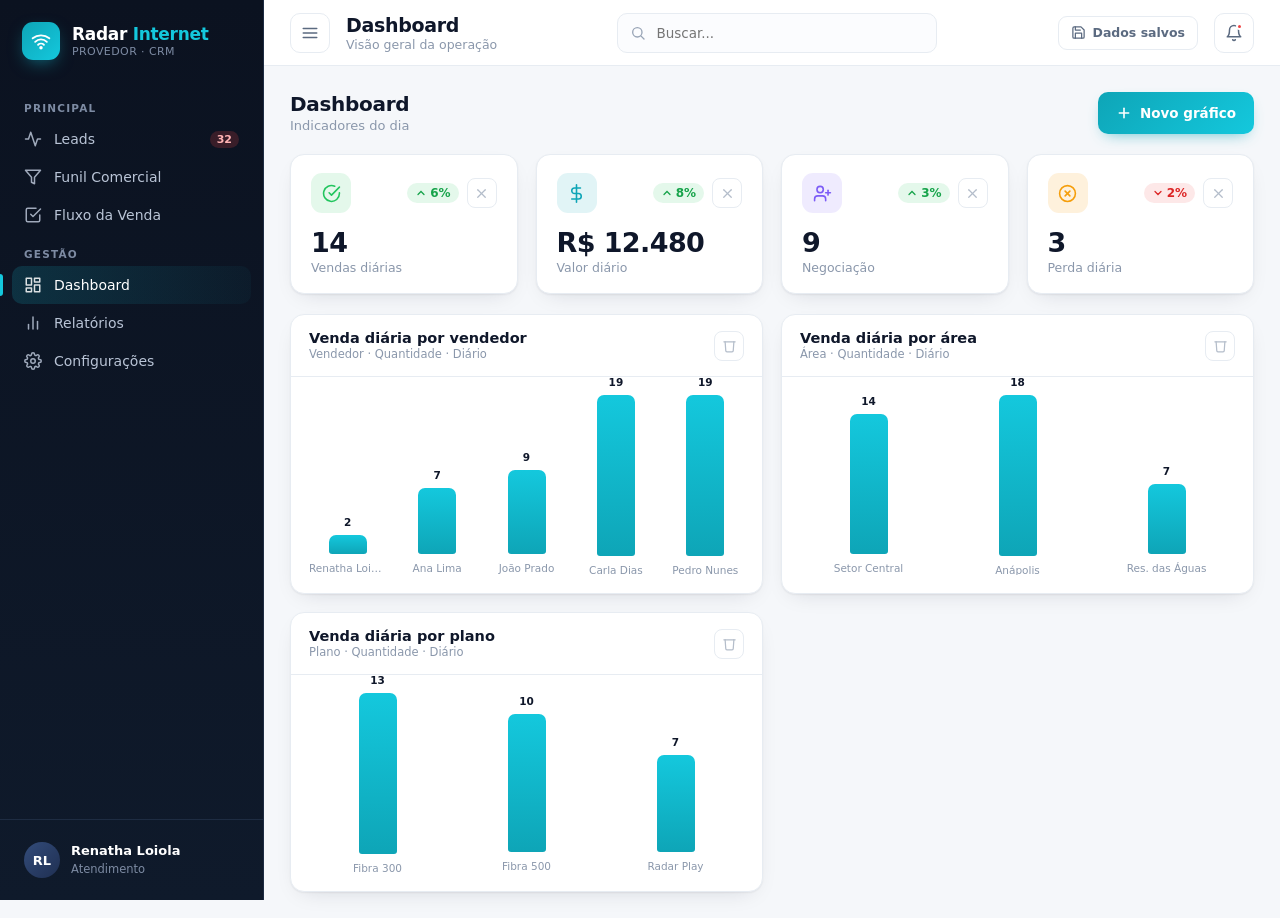
<file: index.html>
<!DOCTYPE html>
<html lang="pt-BR">
<head>
<meta charset="UTF-8">
<meta name="viewport" content="width=device-width, initial-scale=1.0">
<title>Radar Internet CRM</title>
<!-- CSS dividido por responsabilidade — a ORDEM destes <link> reproduz
     exatamente a ordem das regras no <style> único original. Não reordene. -->
<link rel="stylesheet" href="assets/css/01_base.css">
<link rel="stylesheet" href="assets/css/02_layout.css">
<link rel="stylesheet" href="assets/css/03_dashboard.css">
<link rel="stylesheet" href="assets/css/04_leads.css">
<link rel="stylesheet" href="assets/css/05_wizard.css">
<link rel="stylesheet" href="assets/css/06_funil.css">
<link rel="stylesheet" href="assets/css/07_cadastro.css">
<link rel="stylesheet" href="assets/css/08_venda.css">
<link rel="stylesheet" href="assets/css/09_config.css">
<link rel="stylesheet" href="assets/css/10_persistence.css">
<link rel="stylesheet" href="assets/css/11_modelos.css">
</head>
<body>
<div class="app" id="app">
<aside class="sidebar">
<div class="brand">
<div class="mark"><svg viewBox="0 0 24 24" fill="none" stroke="#fff" stroke-width="2.2" stroke-linecap="round" stroke-linejoin="round"><path d="M5 13a10 10 0 0 1 14 0"/><path d="M8.5 16.5a5 5 0 0 1 7 0"/><path d="M2 8.8a16 16 0 0 1 20 0"/><circle cx="12" cy="20" r="1" fill="#fff"/></svg></div>
<div class="txt"><div class="name">Radar <span>Internet</span></div><div class="sub">Provedor · CRM</div></div>
</div>
<nav class="nav">
<div class="nav-group">
<div class="label">Principal</div>
<button class="nav-item" data-view="leads" data-title="Leads" data-sub="Captação e qualificação de oportunidades"><svg viewBox="0 0 24 24" fill="none" stroke="currentColor" stroke-width="2" stroke-linecap="round" stroke-linejoin="round"><path d="M22 12h-4l-3 9L9 3l-3 9H2"/></svg><span class="txt">Leads</span><span class="tag hot">32</span></button>
<button class="nav-item" data-view="funil" data-title="Funil Comercial" data-sub="Acompanhe as oportunidades por etapa"><svg viewBox="0 0 24 24" fill="none" stroke="currentColor" stroke-width="2" stroke-linecap="round" stroke-linejoin="round"><polygon points="22 3 2 3 10 12.46 10 19 14 21 14 12.46 22 3"/></svg><span class="txt">Funil Comercial</span></button>
<button class="nav-item" data-view="venda" data-title="Fluxo da Venda" data-sub="Da proposta ao contrato assinado"><svg viewBox="0 0 24 24" fill="none" stroke="currentColor" stroke-width="2" stroke-linecap="round" stroke-linejoin="round"><path d="M9 11l3 3L22 4"/><path d="M21 12v7a2 2 0 0 1-2 2H5a2 2 0 0 1-2-2V5a2 2 0 0 1 2-2h11"/></svg><span class="txt">Fluxo da Venda</span></button>
</div>
<div class="nav-group">
<div class="label">Gestão</div>
<button class="nav-item active" data-view="dashboard" data-title="Dashboard" data-sub="Visão geral da operação"><svg viewBox="0 0 24 24" fill="none" stroke="currentColor" stroke-width="2" stroke-linecap="round" stroke-linejoin="round"><rect x="3" y="3" width="7" height="9"/><rect x="14" y="3" width="7" height="5"/><rect x="14" y="12" width="7" height="9"/><rect x="3" y="16" width="7" height="5"/></svg><span class="txt">Dashboard</span></button>
<button class="nav-item"><svg viewBox="0 0 24 24" fill="none" stroke="currentColor" stroke-width="2" stroke-linecap="round" stroke-linejoin="round"><line x1="18" y1="20" x2="18" y2="10"/><line x1="12" y1="20" x2="12" y2="4"/><line x1="6" y1="20" x2="6" y2="14"/></svg><span class="txt">Relatórios</span></button>
<button class="nav-item" data-view="config" data-title="Configurações" data-sub="Cadastros e parâmetros do sistema"><svg viewBox="0 0 24 24" fill="none" stroke="currentColor" stroke-width="2" stroke-linecap="round" stroke-linejoin="round"><circle cx="12" cy="12" r="3"/><path d="M19.4 15a1.65 1.65 0 0 0 .33 1.82l.06.06a2 2 0 1 1-2.83 2.83l-.06-.06a1.65 1.65 0 0 0-1.82-.33 1.65 1.65 0 0 0-1 1.51V21a2 2 0 0 1-4 0v-.09A1.65 1.65 0 0 0 9 19.4a1.65 1.65 0 0 0-1.82.33l-.06.06a2 2 0 1 1-2.83-2.83l.06-.06a1.65 1.65 0 0 0 .33-1.82 1.65 1.65 0 0 0-1.51-1H3a2 2 0 0 1 0-4h.09A1.65 1.65 0 0 0 4.6 9a1.65 1.65 0 0 0-.33-1.82l-.06-.06a2 2 0 1 1 2.83-2.83l.06.06a1.65 1.65 0 0 0 1.82.33H9a1.65 1.65 0 0 0 1-1.51V3a2 2 0 0 1 4 0v.09a1.65 1.65 0 0 0 1 1.51 1.65 1.65 0 0 0 1.82-.33l.06-.06a2 2 0 1 1 2.83 2.83l-.06.06a1.65 1.65 0 0 0-.33 1.82V9a1.65 1.65 0 0 0 1.51 1H21a2 2 0 0 1 0 4h-.09a1.65 1.65 0 0 0-1.51 1z"/></svg><span class="txt">Configurações</span></button>
</div>
</nav>
<div class="side-foot">
<button class="user-card"><div class="avatar">RL</div><div class="info"><b>Renatha Loiola</b><small>Atendimento</small></div></button>
</div>
</aside>

<div class="scrim" id="scrim"></div>

<div class="main">
<header class="topbar">
<button class="icon-btn" id="toggle"><svg viewBox="0 0 24 24" fill="none" stroke="currentColor" stroke-width="2" stroke-linecap="round"><line x1="3" y1="6" x2="21" y2="6"/><line x1="3" y1="12" x2="21" y2="12"/><line x1="3" y1="18" x2="21" y2="18"/></svg></button>
<div class="page-title"><h1>Dashboard</h1><p>Visão geral da operação</p></div>
<div class="search"><svg viewBox="0 0 24 24" fill="none" stroke="currentColor" stroke-width="2" stroke-linecap="round"><circle cx="11" cy="11" r="7"/><line x1="21" y1="21" x2="16.65" y2="16.65"/></svg><input type="text" placeholder="Buscar..."></div>
<button class="icon-btn"><svg viewBox="0 0 24 24" fill="none" stroke="currentColor" stroke-width="2" stroke-linecap="round" stroke-linejoin="round"><path d="M18 8A6 6 0 0 0 6 8c0 7-3 9-3 9h18s-3-2-3-9"/><path d="M13.73 21a2 2 0 0 1-3.46 0"/></svg><span class="dot"></span></button>
</header>

<main class="content">
<!-- Cada tela vive em modules/*.html e é injetada aqui em tempo de execução
     pelo engine/module-loader.js. Os ids (dashboard, leads, ...) são os
     mesmos usados pela navegação lateral e pelo JavaScript original. -->
<div data-module-slot="dashboard"></div>
<div data-module-slot="leads"></div>
<div data-module-slot="funil"></div>
<div data-module-slot="cadastro"></div>
<div data-module-slot="venda"></div>
<div data-module-slot="config"></div>
</main>
</div>
</div>

<!-- Modais e o Assistente de Venda (wizard), compartilhados entre telas -->
<div data-module-slot="modals"></div>

<script src="config/app.config.js"></script>
<script src="engine/module-loader.js"></script>
</body>
</html>
</file>
<file: assets/css/01_base.css>
/* ==============================================================
 * Reset global e variáveis de design (:root)
 * Extraído do <style> original de index.html (bloco contíguo,
 * ordem preservada — nenhuma regra foi reescrita ou reordenada).
 * ============================================================== */
:root{
--ink:#0b1220;--panel:#0f1a2b;--line:#1e2c42;--muted:#7d8ba3;--text:#e8edf6;
--bg:#f5f7fa;--surface:#ffffff;--surface-line:#e7ecf2;--body:#334155;--body-strong:#0f172a;
--accent:#0ea5b7;--accent-2:#14c8dd;--signal:#22c55e;--warn:#f59e0b;--danger:#ef4444;--violet:#7c5cf6;
--radius:14px;--shadow:0 1px 2px rgba(15,23,42,.06),0 8px 24px -12px rgba(15,23,42,.18);
--sw:264px;--sw-collapsed:78px;
}
*{margin:0;padding:0;box-sizing:border-box}
html,body{height:100%}
body{font-family:"Segoe UI",system-ui,-apple-system,Roboto,Helvetica,Arial,sans-serif;background:var(--bg);color:var(--body);-webkit-font-smoothing:antialiased}
button{font-family:inherit;cursor:pointer;border:none;background:none;color:inherit}
input{font-family:inherit}
</file>
<file: assets/css/02_layout.css>
/* ==============================================================
 * Estrutura do shell (sidebar, topo, navegação)
 * Extraído do <style> original de index.html (bloco contíguo,
 * ordem preservada — nenhuma regra foi reescrita ou reordenada).
 * ============================================================== */
.app{display:grid;grid-template-columns:var(--sw) 1fr;min-height:100vh;transition:grid-template-columns .22s ease}
.app.collapsed{grid-template-columns:var(--sw-collapsed) 1fr}

.sidebar{background:linear-gradient(180deg,var(--ink),var(--panel));color:var(--text);display:flex;flex-direction:column;position:sticky;top:0;height:100vh;border-right:1px solid var(--line);overflow:hidden}
.brand{display:flex;align-items:center;gap:12px;padding:22px 22px 20px}
.brand .mark{width:38px;height:38px;border-radius:11px;background:linear-gradient(135deg,var(--accent),var(--accent-2));display:grid;place-items:center;box-shadow:0 6px 18px -6px rgba(20,200,221,.6);flex-shrink:0}
.brand .mark svg{width:20px;height:20px}
.brand .txt{white-space:nowrap;overflow:hidden}
.brand .name{font-size:17px;font-weight:700;letter-spacing:-.3px;color:#fff}
.brand .name span{color:var(--accent-2)}
.brand .sub{font-size:11px;color:var(--muted);letter-spacing:.4px;text-transform:uppercase;margin-top:1px}

.nav{padding:8px 12px;overflow-y:auto;overflow-x:hidden;flex:1}
.nav-group{margin:14px 0 6px}
.nav-group .label{font-size:10.5px;letter-spacing:1.2px;text-transform:uppercase;color:var(--muted);padding:0 12px 6px;font-weight:600;white-space:nowrap}
.nav-item{display:flex;align-items:center;gap:12px;width:100%;text-align:left;padding:10px 12px;border-radius:10px;color:#b9c4d6;font-size:14px;font-weight:500;transition:background .15s,color .15s;position:relative;white-space:nowrap}
.nav-item svg{width:18px;height:18px;flex-shrink:0;opacity:.85}
.nav-item .txt{overflow:hidden}
.nav-item:hover{background:rgba(255,255,255,.05);color:#fff}
.nav-item.active{background:linear-gradient(90deg,rgba(20,200,221,.16),rgba(20,200,221,.04));color:#fff}
.nav-item.active::before{content:"";position:absolute;left:-12px;top:8px;bottom:8px;width:3px;background:var(--accent-2);border-radius:0 3px 3px 0}
.nav-item .tag{margin-left:auto;font-size:11px;background:rgba(255,255,255,.08);padding:2px 7px;border-radius:20px;color:#cdd6e6;font-weight:600}
.nav-item .tag.hot{background:rgba(239,68,68,.2);color:#ffb4b4}

.side-foot{padding:14px 16px;border-top:1px solid var(--line)}
.user-card{display:flex;align-items:center;gap:11px;padding:8px;border-radius:11px;width:100%;text-align:left}
.user-card:hover{background:rgba(255,255,255,.05)}
.avatar{width:36px;height:36px;border-radius:50%;background:linear-gradient(135deg,#334c7a,#1f2f52);display:grid;place-items:center;font-size:13px;font-weight:700;color:#fff;flex-shrink:0}
.user-card .info{line-height:1.3;overflow:hidden;white-space:nowrap}
.user-card .info b{display:block;font-size:13px;color:#fff;font-weight:600}
.user-card .info small{font-size:11.5px;color:var(--muted)}

.app.collapsed .brand{justify-content:center;padding:22px 0 20px}
.app.collapsed .brand .txt,
.app.collapsed .nav-group .label,
.app.collapsed .nav-item .txt,
.app.collapsed .nav-item .tag,
.app.collapsed .user-card .info{display:none}
.app.collapsed .nav-item{justify-content:center;gap:0}
.app.collapsed .nav-item.active::before{left:-12px}
.app.collapsed .user-card{justify-content:center}

.main{display:flex;flex-direction:column;min-width:0}
.topbar{height:66px;background:var(--surface);border-bottom:1px solid var(--surface-line);display:flex;align-items:center;gap:16px;padding:0 26px;position:sticky;top:0;z-index:10}
.icon-btn{width:40px;height:40px;border-radius:10px;display:grid;place-items:center;color:#5b6a80;border:1px solid var(--surface-line);background:var(--surface);transition:.15s;position:relative}
.icon-btn:hover{background:#f2f5f9;color:var(--body-strong)}
.icon-btn svg{width:18px;height:18px}
.icon-btn .dot{position:absolute;top:9px;right:10px;width:7px;height:7px;border-radius:50%;background:var(--danger);border:2px solid #fff}
.page-title h1{font-size:19px;color:var(--body-strong);font-weight:700;letter-spacing:-.3px}
.page-title p{font-size:12.5px;color:#8a97ab;margin-top:1px}
.search{margin-left:auto;position:relative;width:320px;max-width:32vw}
.search svg{position:absolute;left:13px;top:50%;transform:translateY(-50%);width:16px;height:16px;color:#98a4b6}
.search input{width:100%;height:40px;border:1px solid var(--surface-line);border-radius:10px;padding:0 14px 0 38px;font-size:13.5px;color:var(--body);background:#fbfcfe;outline:none;transition:border .15s,box-shadow .15s}
.search input:focus{border-color:var(--accent);box-shadow:0 0 0 3px rgba(14,165,183,.12)}
</file>
<file: assets/css/03_dashboard.css>
/* ==============================================================
 * Tela Dashboard (KPIs, widgets, gráficos)
 * Extraído do <style> original de index.html (bloco contíguo,
 * ordem preservada — nenhuma regra foi reescrita ou reordenada).
 * ============================================================== */
.content{padding:26px;overflow-y:auto}
.kpis{display:grid;grid-template-columns:repeat(4,1fr);gap:18px}
.dash-charts{display:grid;grid-template-columns:repeat(2,1fr);gap:18px;margin-top:20px}
.dwidget{background:var(--surface);border:1px solid var(--surface-line);border-radius:var(--radius);box-shadow:var(--shadow);position:relative}
.dwidget .dw-head{display:flex;align-items:center;justify-content:space-between;padding:15px 18px;border-bottom:1px solid var(--surface-line)}
.dwidget .dw-head h3{font-size:14.5px;color:var(--body-strong);font-weight:700}
.dwidget .dw-head small{font-size:11.5px;color:#8a97ab;display:block;margin-top:1px}
.dw-del{width:30px;height:30px;border-radius:8px;display:grid;place-items:center;color:#b4bdca;border:1px solid var(--surface-line);background:var(--surface);flex-shrink:0}
.dw-del:hover{background:rgba(239,68,68,.1);color:#dc2626}
.dw-del svg{width:15px;height:15px}
.dw-body{padding:18px}
.d-bars{display:flex;align-items:flex-end;gap:12px;height:180px}
.d-col{flex:1;display:flex;flex-direction:column;align-items:center;gap:8px;height:100%;justify-content:flex-end;min-width:0}
.d-bar{width:72%;max-width:38px;border-radius:7px 7px 3px 3px;background:linear-gradient(180deg,var(--accent-2),var(--accent));position:relative;transition:height .5s cubic-bezier(.2,.8,.2,1)}
.d-bar span{position:absolute;top:-19px;left:50%;transform:translateX(-50%);font-size:10.5px;font-weight:700;color:var(--body-strong);white-space:nowrap}
.d-col small{font-size:10.5px;color:#8a97ab;font-weight:500;text-align:center;line-height:1.2;max-width:100%;overflow:hidden;text-overflow:ellipsis;white-space:nowrap;width:100%}
.d-pie-wrap{display:flex;align-items:center;gap:20px;flex-wrap:wrap;justify-content:center}
.d-pie{width:150px;height:150px;border-radius:50%;position:relative;flex-shrink:0}
.d-pie::after{content:"";position:absolute;inset:28px;background:var(--surface);border-radius:50%}
.d-legend{display:flex;flex-direction:column;gap:9px;flex:1;min-width:140px}
.d-legend .lg{display:flex;align-items:center;gap:8px;font-size:12.5px;color:var(--body)}
.d-legend .lg i{width:9px;height:9px;border-radius:3px;flex-shrink:0}
.d-legend .lg b{margin-left:auto;color:var(--body-strong);font-variant-numeric:tabular-nums}
.d-line-svg{width:100%;height:180px;overflow:visible}
[data-dbfield]{transition:none}
@media(max-width:900px){.dash-charts{grid-template-columns:1fr}}
.kpi{background:var(--surface);border:1px solid var(--surface-line);border-radius:var(--radius);padding:18px 20px;box-shadow:var(--shadow)}
.kpi .head{display:flex;align-items:center;justify-content:space-between}
.kpi .ico{width:40px;height:40px;border-radius:11px;display:grid;place-items:center}
.kpi .ico svg{width:19px;height:19px}
.i-blue{background:rgba(14,165,183,.12);color:var(--accent)}
.i-green{background:rgba(34,197,94,.12);color:var(--signal)}
.i-amber{background:rgba(245,158,11,.14);color:var(--warn)}
.i-violet{background:rgba(124,92,246,.12);color:var(--violet)}
.kpi .val{font-size:27px;font-weight:700;color:var(--body-strong);letter-spacing:-.6px;margin-top:14px;font-variant-numeric:tabular-nums}
.kpi .lbl{font-size:12.5px;color:#8a97ab;margin-top:2px}
.trend{font-size:12px;font-weight:600;display:inline-flex;align-items:center;gap:3px;padding:3px 8px;border-radius:20px}
.trend.up{background:rgba(34,197,94,.12);color:#16a34a}
.trend.down{background:rgba(239,68,68,.12);color:#dc2626}
.trend svg{width:12px;height:12px}

.workspace{margin-top:22px;background:var(--surface);border:1px solid var(--surface-line);border-radius:var(--radius);box-shadow:var(--shadow);min-height:46vh;display:grid;place-content:center;justify-items:center;text-align:center;gap:14px;padding:40px}.workspace .glyph{width:78px;height:78px;border-radius:20px;display:grid;place-items:center;background:#f4f8fb;border:1px solid var(--surface-line);color:var(--accent)}
.workspace .glyph svg{width:34px;height:34px}
.workspace h2{font-size:18px;color:var(--body-strong);font-weight:700}
.workspace p{font-size:13.5px;color:#8a97ab;max-width:360px;line-height:1.6}

@media(max-width:1080px){.kpis{grid-template-columns:repeat(2,1fr)}}
@media(max-width:820px){
.app,.app.collapsed{grid-template-columns:1fr}
.sidebar{position:fixed;left:0;top:0;z-index:50;width:var(--sw);transform:translateX(-100%);transition:transform .25s}
.app.mobile-open .sidebar{transform:none}
.app.collapsed .brand .txt,.app.collapsed .nav-item .txt,.app.collapsed .nav-group .label,.app.collapsed .nav-item .tag,.app.collapsed .user-card .info{display:block}
.app.collapsed .nav-item{justify-content:flex-start;gap:12px}
.app.collapsed .brand{justify-content:flex-start;padding:22px 22px 20px}
.search{display:none}
}
@media(max-width:520px){.kpis{grid-template-columns:1fr}}
.scrim{display:none;position:fixed;inset:0;background:rgba(11,18,32,.5);z-index:40}
.app.mobile-open .scrim{display:block}

.view{display:none}
.view.active{display:block;animation:fade .25s ease}
@keyframes fade{from{opacity:0;transform:translateY(6px)}to{opacity:1;transform:none}}

.page-head{display:flex;align-items:flex-start;gap:16px;flex-wrap:wrap;margin-bottom:20px}
.page-head .hl h2{font-size:20px;color:var(--body-strong);font-weight:700;letter-spacing:-.3px}
.page-head .hl p{font-size:13px;color:#8a97ab;margin-top:2px}
.page-head .actions{margin-left:auto;display:flex;gap:10px}
.btn-primary{height:42px;padding:0 18px;border-radius:10px;background:linear-gradient(135deg,var(--accent),var(--accent-2));color:#fff;font-weight:600;font-size:13.5px;display:inline-flex;align-items:center;gap:8px;box-shadow:0 6px 16px -8px rgba(14,165,183,.8);transition:.15s}
.btn-primary:hover{filter:brightness(1.05)}
.btn-primary svg{width:16px;height:16px}
.btn-ghost{height:42px;padding:0 15px;border-radius:10px;border:1px solid var(--surface-line);background:var(--surface);color:var(--body);font-weight:600;font-size:13.5px;display:inline-flex;align-items:center;gap:8px;transition:.15s}
.btn-ghost:hover{background:#f2f5f9;color:var(--body-strong)}
.btn-ghost svg{width:16px;height:16px}
</file>
<file: assets/css/04_leads.css>
/* ==============================================================
 * Tela Leads (filtros, tabela, paginação, badges)
 * Extraído do <style> original de index.html (bloco contíguo,
 * ordem preservada — nenhuma regra foi reescrita ou reordenada).
 * ============================================================== */

.lead-kpis{display:grid;grid-template-columns:repeat(4,1fr);gap:16px;margin-bottom:18px}
.mini{background:var(--surface);border:1px solid var(--surface-line);border-radius:12px;padding:15px 17px;box-shadow:var(--shadow)}
.mini .cap{font-size:12px;color:#8a97ab;display:flex;align-items:center;gap:7px}
.mini .cap i{width:8px;height:8px;border-radius:3px;display:inline-block}
.mini .num{font-size:23px;font-weight:700;color:var(--body-strong);letter-spacing:-.5px;margin-top:8px;font-variant-numeric:tabular-nums}

.toolbar{background:var(--surface);border:1px solid var(--surface-line);border-radius:var(--radius);box-shadow:var(--shadow);padding:16px 18px;margin-bottom:18px}
.toolbar .search-row{display:flex;gap:12px;flex-wrap:wrap;align-items:center}
.field-search{position:relative;flex:1;min-width:220px}
.field-search svg{position:absolute;left:13px;top:50%;transform:translateY(-50%);width:16px;height:16px;color:#98a4b6}
.field-search input{width:100%;height:42px;border:1px solid var(--surface-line);border-radius:10px;padding:0 14px 0 38px;font-size:13.5px;color:var(--body);background:#fbfcfe;outline:none;transition:.15s}
.field-search input:focus{border-color:var(--accent);box-shadow:0 0 0 3px rgba(14,165,183,.12)}
.filters{display:grid;grid-template-columns:repeat(4,1fr);gap:12px;margin-top:14px}
.filter label{display:block;font-size:11px;letter-spacing:.4px;text-transform:uppercase;color:#98a4b6;font-weight:600;margin-bottom:6px}
.select{position:relative}
.select svg{position:absolute;right:12px;top:50%;transform:translateY(-50%);width:15px;height:15px;color:#98a4b6;pointer-events:none}
.select select{width:100%;height:42px;border:1px solid var(--surface-line);border-radius:10px;padding:0 34px 0 13px;font-size:13.5px;color:var(--body);background:#fbfcfe;outline:none;appearance:none;cursor:pointer;transition:.15s}
.select select:focus{border-color:var(--accent);box-shadow:0 0 0 3px rgba(14,165,183,.12)}

.card{background:var(--surface);border:1px solid var(--surface-line);border-radius:var(--radius);box-shadow:var(--shadow)}
.card-head{display:flex;align-items:center;justify-content:space-between;padding:16px 20px;border-bottom:1px solid var(--surface-line)}
.card-head h3{font-size:15px;color:var(--body-strong);font-weight:700}
.card-head .count{font-size:12.5px;color:#8a97ab}
.card-head .count b{color:var(--body-strong)}
.table-wrap{overflow-x:auto}
table{width:100%;border-collapse:collapse;min-width:840px}
thead th{text-align:left;font-size:11px;letter-spacing:.6px;text-transform:uppercase;color:#98a4b6;font-weight:600;padding:12px 20px;border-bottom:1px solid var(--surface-line);white-space:nowrap}
tbody td{padding:13px 20px;border-bottom:1px solid #f1f4f8;font-size:13.5px;color:var(--body);white-space:nowrap}
tbody tr:last-child td{border-bottom:none}
tbody tr:hover{background:#fafbfd}
.lead-cli{display:flex;align-items:center;gap:11px}
.lead-cli .av{width:34px;height:34px;border-radius:9px;display:grid;place-items:center;font-size:12px;font-weight:700;color:#fff;flex-shrink:0}
.lead-cli b{color:var(--body-strong);font-size:13.5px;font-weight:600;display:block}
.lead-cli small{font-size:12px;color:#8a97ab}
.src{display:inline-flex;align-items:center;gap:8px}
.src .ic{width:26px;height:26px;border-radius:7px;display:grid;place-items:center;flex-shrink:0}
.src .ic svg{width:14px;height:14px}
.pf-meta{background:rgba(124,92,246,.12);color:var(--violet)}
.pf-google{background:rgba(14,165,183,.12);color:var(--accent)}
.pf-ig{background:rgba(236,72,153,.12);color:#ec4899}
.pf-site{background:rgba(34,197,94,.12);color:var(--signal)}
.pf-tel{background:rgba(245,158,11,.14);color:var(--warn)}
.chip-soft{font-size:12.5px;color:var(--body);background:#f1f4f8;padding:4px 10px;border-radius:20px;font-weight:500}
.badge{font-size:11.5px;font-weight:600;padding:4px 11px;border-radius:20px;display:inline-flex;align-items:center;gap:6px}
.badge::before{content:"";width:6px;height:6px;border-radius:50%}
.b-new{background:rgba(14,165,183,.12);color:#0e8fa0}.b-new::before{background:var(--accent)}
.b-contact{background:rgba(124,92,246,.12);color:#6d4de0}.b-contact::before{background:var(--violet)}
.b-neg{background:rgba(245,158,11,.14);color:#b45309}.b-neg::before{background:var(--warn)}
.b-won{background:rgba(34,197,94,.12);color:#16a34a}.b-won::before{background:var(--signal)}
.b-lost{background:rgba(239,68,68,.1);color:#dc2626}.b-lost::before{background:var(--danger)}
.row-act{color:#98a4b6;padding:6px;border-radius:8px}
.row-act:hover{background:#f1f4f8;color:var(--body-strong)}
.row-act svg{width:18px;height:18px}
.list-tools{display:flex;align-items:center;gap:18px}
.perpage{display:flex;align-items:center;gap:9px}
.perpage label{font-size:12.5px;color:#8a97ab;font-weight:600;white-space:nowrap}
.select.sm{position:relative}
.select.sm select{height:36px;border:1px solid var(--surface-line);border-radius:9px;padding:0 30px 0 12px;font-size:13px;color:var(--body);background:#fbfcfe;outline:none;appearance:none;cursor:pointer;font-weight:600}
.select.sm select:focus{border-color:var(--accent);box-shadow:0 0 0 3px rgba(14,165,183,.12)}
.select.sm svg{position:absolute;right:10px;top:50%;transform:translateY(-50%);width:14px;height:14px;color:#98a4b6;pointer-events:none}
.pager{display:flex;align-items:center;justify-content:space-between;gap:14px;padding:14px 20px;border-top:1px solid var(--surface-line);flex-wrap:wrap}
.pager-info{font-size:12.5px;color:#8a97ab}
.pager-info b{color:var(--body-strong)}
.pager-ctrl{display:flex;align-items:center;gap:6px}
.pg-nums{display:flex;align-items:center;gap:4px}
.pg-btn{min-width:34px;height:34px;padding:0 6px;border-radius:8px;border:1px solid var(--surface-line);background:var(--surface);color:var(--body);font-size:13px;font-weight:600;display:grid;place-items:center;transition:.15s}
.pg-btn:hover:not(:disabled){background:#f2f5f9;color:var(--body-strong)}
.pg-btn svg{width:16px;height:16px}
.pg-btn.on{background:linear-gradient(135deg,var(--accent),var(--accent-2));color:#fff;border-color:transparent}
.pg-btn:disabled{opacity:.4;cursor:default}
.pg-dots{padding:0 4px;color:#98a4b6;font-weight:700}

.btn-sm{height:36px;padding:0 14px;border-radius:9px;font-size:13px;font-weight:600;display:inline-flex;align-items:center;gap:7px;transition:.15s}
.btn-go{background:linear-gradient(135deg,var(--accent),var(--accent-2));color:#fff;box-shadow:0 5px 14px -6px rgba(14,165,183,.8)}
.btn-go:hover{filter:brightness(1.05)}
.btn-go svg{width:15px;height:15px}
.btn-loss{color:#dc2626;border-color:rgba(239,68,68,.3)}
.btn-loss:hover{background:rgba(239,68,68,.08);color:#dc2626}
.kcard .btn-go{height:26px;padding:0 9px;font-size:11.5px;gap:4px}
.kcard .btn-go svg{width:12px;height:12px}
.kcard .btn-go{height:26px;padding:0 9px;font-size:11px;gap:5px;border-radius:7px}
.kcard .btn-go svg{width:12px;height:12px}

/* Modal Detalhes do Lead — proporção 800x600 (escopo restrito a este modal) */
.cfgmodal.lead-detail-modal{width:800px;height:600px}
.cfgmodal.lead-detail-modal .cfg-form{flex:1;min-height:0}
</file>
<file: assets/css/05_wizard.css>
/* ==============================================================
 * Modal do Assistente de Venda (wizard multi-etapas)
 * Extraído do <style> original de index.html (bloco contíguo,
 * ordem preservada — nenhuma regra foi reescrita ou reordenada).
 * ============================================================== */

.modal-overlay{position:fixed;inset:0;background:rgba(11,18,32,.55);z-index:100;display:none;align-items:center;justify-content:center;padding:24px 18px;overflow-y:auto}
.modal-overlay.open{display:flex}
.modal{background:var(--surface);border-radius:18px;box-shadow:0 30px 70px -22px rgba(15,23,42,.55);width:1000px;max-width:calc(100vw - 36px);height:600px;max-height:calc(100vh - 48px);display:flex;flex-direction:column;overflow:hidden;animation:pop .25s ease}
@keyframes pop{from{opacity:0;transform:translateY(14px) scale(.98)}to{opacity:1;transform:none}}
.modal-top{display:flex;align-items:center;gap:12px;padding:17px 22px;border-bottom:1px solid var(--surface-line)}
.modal-close{margin-left:auto;width:36px;height:36px;border-radius:9px;display:grid;place-items:center;color:#8a97ab;border:1px solid var(--surface-line);transition:.15s}
.modal-close:hover{background:#f2f5f9;color:var(--body-strong)}
.modal-close svg{width:17px;height:17px}
.wz-steps{display:flex;align-items:center;padding:16px 22px;border-bottom:1px solid var(--surface-line);overflow-x:auto}
.wz-main{display:flex;flex:1;overflow:hidden}
.wz-body{padding:22px;flex:1;overflow-y:auto}
.wz-sidebar{width:230px;flex-shrink:0;border-left:1px solid var(--surface-line);background:#fafbfd;padding:18px;overflow-y:auto}
.wz-sidebar h4{font-size:11.5px;text-transform:uppercase;letter-spacing:.5px;color:#98a4b6;font-weight:700;margin-bottom:14px}
.wz-sum-item{margin-bottom:14px}
.wz-sum-item .lbl{font-size:11px;color:#8a97ab;margin-bottom:2px;display:block}
.wz-sum-item .val{font-size:13px;font-weight:600;color:var(--body-strong);display:block;line-height:1.4}
.wz-sum-item .val.muted{color:#b7c0cd;font-weight:500}
.cov-badge{display:inline-flex;align-items:center;gap:6px;font-size:12px;font-weight:600;padding:4px 10px;border-radius:20px}
.cov-badge .dot{width:7px;height:7px;border-radius:50%;background:currentColor;flex-shrink:0}
.cov-badge.ok{color:#16a34a;background:rgba(34,197,94,.12)}
.cov-badge.amp{color:#b45309;background:rgba(245,158,11,.14)}
.cov-badge.sem{color:#dc2626;background:rgba(239,68,68,.12)}
@media(max-width:820px){.wz-sidebar{display:none}}
.wz-foot{display:flex;align-items:center;flex-wrap:wrap;gap:8px;padding:13px 20px;border-top:1px solid var(--surface-line);background:#fafbfd}
.wz-foot #wzNext{margin-left:auto}
.wz-foot .btn-ghost,.wz-foot .btn-primary{height:38px;font-size:12.5px;padding:0 13px;gap:6px}
.wstep{display:none;animation:fade .32s ease-out}
.wstep.on{display:block}
/* Etapas geradas dinamicamente a partir do Motor do Funil — mesmo
 * comportamento de exibição das etapas anteriores. */
.wzstep{display:none;animation:fade .32s ease-out}
.wzstep.on{display:block}
.wz-title{font-size:16px;font-weight:700;color:var(--body-strong);margin-bottom:4px}
.wz-sub{font-size:13px;color:#8a97ab;margin-bottom:18px}

.viab-tools{display:flex;gap:12px;flex-wrap:wrap;align-items:flex-end;margin-bottom:16px}
.viab-tools .fg{flex:1;min-width:180px}
.map-box{height:190px;border-radius:12px;border:1px solid var(--surface-line);position:relative;overflow:hidden;background:linear-gradient(135deg,#eef4f6,#e4edf2);margin-bottom:16px}
.map-box .grid-lines{position:absolute;inset:0;background-image:linear-gradient(rgba(14,165,183,.12) 1px,transparent 1px),linear-gradient(90deg,rgba(14,165,183,.12) 1px,transparent 1px);background-size:32px 32px}
.map-box .road{position:absolute;background:#fff;box-shadow:0 0 0 1px #dbe4ea}
.map-box .pin{position:absolute;top:50%;left:50%;transform:translate(-50%,-100%);color:var(--accent);filter:drop-shadow(0 3px 4px rgba(0,0,0,.25))}
.map-box .pin svg{width:34px;height:34px}
.map-box .maptag{position:absolute;left:12px;bottom:12px;background:rgba(255,255,255,.9);border:1px solid var(--surface-line);border-radius:8px;padding:5px 10px;font-size:11.5px;font-weight:600;color:var(--body);display:flex;align-items:center;gap:6px}
.map-box .maptag svg{width:13px;height:13px;color:var(--accent)}
.result-box{border-radius:12px;padding:16px 18px;display:flex;align-items:center;gap:13px;margin-top:4px}
.result-box .ri{width:42px;height:42px;border-radius:11px;display:grid;place-items:center;flex-shrink:0}
.result-box .ri svg{width:22px;height:22px}
.result-box b{font-size:14.5px;display:block}
.result-box small{font-size:12.5px;color:#8a97ab}
.res-ok{background:rgba(34,197,94,.09)}.res-ok .ri{background:rgba(34,197,94,.15);color:#16a34a}.res-ok b{color:#16a34a}
.res-warn{background:rgba(245,158,11,.1)}.res-warn .ri{background:rgba(245,158,11,.16);color:#b45309}.res-warn b{color:#b45309}
.res-no{background:rgba(239,68,68,.08)}.res-no .ri{background:rgba(239,68,68,.14);color:#dc2626}.res-no b{color:#dc2626}
.end-actions{display:flex;gap:10px;margin-top:16px;flex-wrap:wrap}

.wstep[data-step="1"]{font-size:13px}
.wstep[data-step="1"] .wz-title{font-size:14px;margin-bottom:1px}
.wstep[data-step="1"] .wz-sub{font-size:11.5px;margin-bottom:9px}
.wstep[data-step="1"] .viab-tools{margin-bottom:9px;gap:9px}
.wstep[data-step="1"] .viab-tools .fg{min-width:150px}
.wstep[data-step="1"] .fg label{font-size:10.5px;margin-bottom:4px}
.wstep[data-step="1"] .fg input{height:32px;font-size:12.5px}
.wstep[data-step="1"] .radio-opt{padding:5px 9px;font-size:11.5px;gap:6px}
.wstep[data-step="1"] .radio-opt .rd{width:14px;height:14px}
.wstep[data-step="1"] #btnViab{height:30px;font-size:12px;padding:0 11px;gap:6px}
.wstep[data-step="1"] #btnViab svg{width:13px;height:13px}
.wstep[data-step="1"] .map-box{height:64px;margin-bottom:8px}
.wstep[data-step="1"] .map-box .pin svg{width:20px;height:20px}
.wstep[data-step="1"] .map-box .maptag{padding:2px 7px;font-size:10px;left:8px;bottom:8px}
.wstep[data-step="1"] [data-radio="viabsim"]{margin-bottom:8px !important}
.wstep[data-step="1"] .result-box{padding:8px 11px;margin-top:0}
.wstep[data-step="1"] .result-box .ri{width:30px;height:30px;border-radius:9px}
.wstep[data-step="1"] .result-box .ri svg{width:16px;height:16px}
.wstep[data-step="1"] .result-box b{font-size:12.5px}
.wstep[data-step="1"] .result-box small{font-size:11px}
.wstep[data-step="1"] .end-actions{margin-top:8px;gap:8px}
.wstep[data-step="1"] .end-actions .btn-ghost,.wstep[data-step="1"] .end-actions .btn-primary{height:28px;font-size:12px;padding:0 11px;gap:6px}
.wstep[data-step="1"] .end-actions svg{width:13px;height:13px}

.wstep[data-step="2"] .wz-title{font-size:14px;margin-bottom:1px}
.wstep[data-step="2"] .wz-sub{font-size:11.5px;margin-bottom:11px}
.consulta-row{display:flex;gap:10px;align-items:flex-end;margin-bottom:12px}
.consulta-row .btn-primary{height:32px;font-size:12.5px;padding:0 14px;flex-shrink:0}
.consulta-row .btn-primary svg{width:14px;height:14px}
.consulta-msg{font-size:11.5px;font-weight:600;padding:6px 10px;border-radius:8px;display:none;white-space:nowrap}
.consulta-msg.ok{display:inline-block;background:rgba(34,197,94,.12);color:#16a34a}
.consulta-msg.no{display:inline-block;background:rgba(245,158,11,.14);color:#b45309}
.fgrid2{display:grid;grid-template-columns:repeat(6,1fr);gap:9px 10px}
.fgrid2 .c1{grid-column:span 1}
.fgrid2 .c2{grid-column:span 2}
.fgrid2 .c3{grid-column:span 3}
.fgrid2 .c4{grid-column:span 4}
.fgrid2 .c6{grid-column:span 6}
.wstep[data-step="2"] .fg label{font-size:10.5px;margin-bottom:3px}
.wstep[data-step="2"] .fg input{height:30px;font-size:12.5px;padding:0 10px}
@media(max-width:640px){.fgrid2{grid-template-columns:repeat(2,1fr)}.fgrid2 .c1,.fgrid2 .c2,.fgrid2 .c3,.fgrid2 .c4,.fgrid2 .c6{grid-column:span 2}}

.wstep[data-step="3"] .wz-title{font-size:14px;margin-bottom:1px}
.wstep[data-step="3"] .wz-sub{font-size:11.5px;margin-bottom:10px}
.wstep[data-step="3"] .cat-checks{gap:9px;margin-bottom:12px}
.wstep[data-step="3"] .cat-check{padding:9px}
.wstep[data-step="3"] .cat-check .cc-ic{width:30px;height:30px;margin-bottom:6px}
.wstep[data-step="3"] .cat-check .cc-ic svg{width:15px;height:15px}
.wstep[data-step="3"] .cat-check span{font-size:11px}
.wstep[data-step="3"] .prod-block{margin-bottom:12px}
.wstep[data-step="3"] .prod-block .pb-label{font-size:10.5px;margin-bottom:7px}
.wstep[data-step="3"] .select select{height:34px;font-size:12.5px}
.wstep[data-step="3"] .prod-grid{gap:9px}
.wstep[data-step="3"] .prod-card{padding:10px}
.wstep[data-step="3"] .prod-card .pc-top{font-size:14px}
.wstep[data-step="3"] .prod-card .pc-type{font-size:10.5px}
.wstep[data-step="3"] .prod-card .pc-val{font-size:12px;margin-top:6px}
.opt-cols{display:grid;grid-template-columns:1fr 1fr;gap:8px 16px}
.wstep[data-step="3"] .opt-block{margin-bottom:0}
.wstep[data-step="3"] .opt-block .ob-label{font-size:11.5px;margin-bottom:7px}
.wstep[data-step="3"] .radio-group{gap:7px}
.wstep[data-step="3"] .radio-opt{padding:6px 10px;font-size:11.5px;gap:7px}
.wstep[data-step="3"] .radio-opt .rd{width:14px;height:14px}
@media(max-width:640px){.opt-cols{grid-template-columns:1fr}}

.cat-checks{display:grid;grid-template-columns:repeat(4,1fr);gap:12px;margin-bottom:20px}
.cat-check{border:1.5px solid var(--surface-line);border-radius:12px;padding:14px;cursor:pointer;transition:.15s;text-align:center;background:#fbfcfe}
.cat-check:hover{border-color:#bfe6ec}
.cat-check.on{border-color:var(--accent);background:rgba(14,165,183,.05)}
.cat-check .cc-ic{width:38px;height:38px;border-radius:10px;background:#f1f4f8;color:#5b6a80;display:grid;place-items:center;margin:0 auto 9px;transition:.15s}
.cat-check.on .cc-ic{background:linear-gradient(135deg,var(--accent),var(--accent-2));color:#fff}
.cat-check .cc-ic svg{width:18px;height:18px}
.cat-check span{font-size:12.5px;font-weight:600;color:var(--body-strong)}

.prod-block{margin-bottom:20px}
.prod-block .pb-label{font-size:12px;letter-spacing:.4px;text-transform:uppercase;color:#98a4b6;font-weight:600;margin-bottom:10px}
.prod-grid{display:grid;grid-template-columns:repeat(3,1fr);gap:12px}
.prod-card{border:1.5px solid var(--surface-line);border-radius:12px;padding:14px;cursor:pointer;transition:.15s;background:#fbfcfe;position:relative}
.prod-card:hover{border-color:#bfe6ec}
.prod-card.sel{border-color:var(--accent);background:rgba(14,165,183,.05);box-shadow:0 0 0 3px rgba(14,165,183,.1)}
.prod-card .pc-top{font-size:17px;font-weight:700;color:var(--body-strong);letter-spacing:-.3px}
.prod-card .pc-type{font-size:11.5px;color:#8a97ab;margin-top:1px}
.prod-card .pc-val{font-size:13.5px;font-weight:700;color:var(--accent);margin-top:10px}
.prod-card .pc-val small{color:#8a97ab;font-weight:500;font-size:11px}

.opt-block{margin-bottom:18px}
.opt-block .ob-label{font-size:12.5px;font-weight:700;color:var(--body-strong);margin-bottom:10px}
.radio-group{display:flex;flex-wrap:wrap;gap:9px}
.radio-opt{border:1.5px solid var(--surface-line);border-radius:10px;padding:10px 14px;cursor:pointer;display:flex;align-items:center;gap:9px;font-size:13.5px;color:var(--body);background:#fbfcfe;transition:.15s}
.radio-opt:hover{border-color:#bfe6ec}
.radio-opt .rd{width:17px;height:17px;border-radius:50%;border:2px solid var(--surface-line);flex-shrink:0;position:relative;transition:.15s}
.radio-opt.sel{border-color:var(--accent);background:rgba(14,165,183,.05);color:var(--body-strong);font-weight:600}
.radio-opt.sel .rd{border-color:var(--accent)}
.radio-opt.sel .rd::after{content:"";position:absolute;inset:3px;border-radius:50%;background:var(--accent)}

.sign-grid{display:grid;grid-template-columns:1fr 1fr;gap:12px;margin-bottom:22px}
.status-track{display:flex;gap:10px}
.status-track .st{flex:1;border:1.5px solid var(--surface-line);border-radius:11px;padding:13px;text-align:center;cursor:pointer;transition:.15s;background:#fbfcfe}
.status-track .st .sic{width:34px;height:34px;border-radius:9px;background:#f1f4f8;color:#8a97ab;display:grid;place-items:center;margin:0 auto 8px;transition:.15s}
.status-track .st .sic svg{width:17px;height:17px}
.status-track .st b{font-size:13px;color:var(--body-strong);font-weight:600}
.status-track .st.on{border-color:var(--signal);background:rgba(34,197,94,.06)}
.status-track .st.on .sic{background:var(--signal);color:#fff}

.final-box{text-align:center;padding:28px 20px}
.final-box .fchk{width:78px;height:78px;border-radius:50%;background:rgba(34,197,94,.12);color:var(--signal);display:grid;place-items:center;margin:0 auto 18px}
.final-box .fchk svg{width:40px;height:40px}
.final-head{display:flex;align-items:center;gap:14px;margin-bottom:18px}
.final-head .fchk.sm{width:52px;height:52px;margin:0;flex-shrink:0}
.final-head .fchk.sm svg{width:26px;height:26px}
.final-head h3{font-size:18px;color:var(--body-strong);font-weight:700;margin-bottom:6px}
.status-pill{display:inline-flex;align-items:center;gap:7px;font-size:12.5px;font-weight:600;color:#16a34a;background:rgba(34,197,94,.12);padding:5px 12px;border-radius:20px}
.status-pill::before{content:"";width:8px;height:8px;border-radius:50%;background:var(--signal)}
.status-pill.pending{color:#68758a;background:#eef1f6}
.status-pill.pending::before{background:#98a4b6}
.status-pill.clickable{cursor:pointer}
.check-item{display:flex;align-items:center;gap:11px;padding:11px 16px;border-bottom:1px solid #f1f4f8;font-size:13.5px;color:#8a97ab}
.check-item:last-child{border-bottom:none}
.check-item .cci{width:20px;height:20px;border-radius:50%;background:#eef1f6;color:#b7c0cd;display:grid;place-items:center;flex-shrink:0;transition:.2s}
.check-item .cci svg{width:12px;height:12px}
.check-item.done{color:var(--body-strong);font-weight:600}
.check-item.done .cci{background:rgba(34,197,94,.14);color:#16a34a}
.resumo{border:1px solid var(--surface-line);border-radius:12px;overflow:hidden}
.resumo-title{padding:12px 16px;font-size:13px;font-weight:700;color:var(--body-strong);border-bottom:1px solid var(--surface-line);background:#fafbfd}
.resumo-list{list-style:none}
.resumo-item{display:flex;align-items:center;gap:11px;padding:11px 16px;border-bottom:1px solid #f1f4f8;font-size:13.5px}
.resumo-item:last-child{border-bottom:none}
.resumo-item .ck{width:20px;height:20px;border-radius:50%;background:rgba(34,197,94,.14);color:#16a34a;display:grid;place-items:center;flex-shrink:0}
.resumo-item .ck svg{width:12px;height:12px}
.resumo-item .lbl{color:#8a97ab;min-width:150px}
.resumo-item b{color:var(--body-strong);font-weight:600}
.final-box h3{font-size:20px;color:var(--body-strong);font-weight:700;margin-bottom:6px}
.final-box p{font-size:14px;color:#8a97ab;max-width:360px;margin:0 auto;line-height:1.6}

@media(max-width:640px){.cat-checks{grid-template-columns:repeat(2,1fr)}.prod-grid{grid-template-columns:1fr}.sign-grid{grid-template-columns:1fr}}
</file>
<file: assets/css/06_funil.css>
/* ==============================================================
 * Tela Funil Comercial (kanban, cards, próxima ação)
 * Extraído do <style> original de index.html (bloco contíguo,
 * ordem preservada — nenhuma regra foi reescrita ou reordenada).
 * ============================================================== */

@media(max-width:1080px){.lead-kpis{grid-template-columns:repeat(2,1fr)}.filters{grid-template-columns:repeat(2,1fr)}}
@media(max-width:520px){.lead-kpis{grid-template-columns:1fr}.filters{grid-template-columns:1fr}}

.seg{display:inline-flex;background:#eef1f6;padding:3px;border-radius:10px;gap:3px}
.seg button{display:inline-flex;align-items:center;gap:7px;font-size:13px;font-weight:600;color:#68758a;padding:8px 14px;border-radius:8px;transition:.15s}
.seg button svg{width:15px;height:15px}
.seg button.on{background:#fff;color:var(--body-strong);box-shadow:0 1px 3px rgba(15,23,42,.12)}

.funnel-view{display:none}
.funnel-view.on{display:block}

.pa-item{display:flex;gap:12px;padding:16px 18px}
.pa-ico{width:38px;height:38px;border-radius:11px;background:rgba(14,165,183,.1);display:flex;align-items:center;justify-content:center;font-size:17px;flex-shrink:0}
.pa-item.sug .pa-ico{background:rgba(245,158,11,.14)}
.pa-title{font-size:14px;font-weight:700;color:var(--body-strong)}
.pa-when{font-size:12px;color:#68758a;font-weight:600;margin-top:2px}
.pa-motivo{font-size:12.5px;color:var(--body);margin-top:8px;line-height:1.5}
.pa-tag{display:inline-block;font-size:11px;font-weight:700;color:#b45309;background:rgba(245,158,11,.14);padding:3px 9px;border-radius:20px;margin-bottom:6px}
.pa-foot{display:flex;gap:8px;padding:0 18px 18px;flex-wrap:wrap}
.pa-empty{padding:28px 18px;text-align:center;font-size:13px;color:#8a97ab}
.pa-hist{padding:14px 18px;border-top:1px solid var(--surface-line)}
.pa-hist .lbl{font-size:11px;font-weight:700;color:#68758a;text-transform:uppercase;letter-spacing:.4px;margin-bottom:10px}
.pa-hist ul{list-style:none;display:flex;flex-direction:column;gap:9px}
.pa-hist li{font-size:12.5px;color:var(--body);display:flex;align-items:center;gap:8px}
.pa-hist li::before{content:"";width:11px;height:11px;background:var(--signal);flex-shrink:0;-webkit-mask:url("data:image/svg+xml,%3Csvg xmlns='http://www.w3.org/2000/svg' viewBox='0 0 24 24' fill='none' stroke='%23000' stroke-width='3' stroke-linecap='round' stroke-linejoin='round'%3E%3Cpolyline points='20 6 9 17 4 12'/%3E%3C/svg%3E") center/contain no-repeat;mask:url("data:image/svg+xml,%3Csvg xmlns='http://www.w3.org/2000/svg' viewBox='0 0 24 24' fill='none' stroke='%23000' stroke-width='3' stroke-linecap='round' stroke-linejoin='round'%3E%3Cpolyline points='20 6 9 17 4 12'/%3E%3C/svg%3E") center/contain no-repeat}
.pa-edit{padding:0 18px 16px;display:flex;flex-direction:column;gap:10px}
.pa-edit input,.pa-edit select{width:100%;height:38px;border:1.5px solid var(--surface-line);border-radius:9px;padding:0 12px;font-size:13px;color:var(--body-strong);background:#fbfcfe}
.pa-edit .pa-edit-foot{display:flex;gap:8px;justify-content:flex-end}

.board{display:flex;gap:16px;overflow-x:auto;padding-bottom:8px}
.col{flex:0 0 268px;width:268px;background:#eef1f6;border:1px solid var(--surface-line);border-radius:14px;display:flex;flex-direction:column;max-height:calc(100vh - 210px)}
.col-head{display:flex;align-items:center;gap:9px;padding:14px 15px 12px}
.col-head .dt{width:9px;height:9px;border-radius:3px;flex-shrink:0}
.col-head h4{font-size:13px;font-weight:700;color:var(--body-strong);letter-spacing:-.1px}
.col-head .n{margin-left:auto;font-size:12px;font-weight:700;color:#68758a;background:#fff;padding:2px 9px;border-radius:20px}
.col-head .add{color:#98a4b6;padding:2px}
.col-head .add:hover{color:var(--body-strong)}
.col-head .add svg{width:16px;height:16px}
.col-body{padding:0 11px 12px;overflow-y:auto;display:flex;flex-direction:column;gap:10px}
.col-sum{font-size:11.5px;color:#8a97ab;padding:0 15px 12px;font-weight:500}
.col-sum b{color:var(--body);font-variant-numeric:tabular-nums}

.kcard{background:var(--surface);border:1px solid var(--surface-line);border-radius:11px;padding:13px 13px 12px;box-shadow:0 1px 2px rgba(15,23,42,.05);cursor:grab;border-left:3px solid var(--accent);transition:.15s}
.kcard:hover{box-shadow:0 6px 18px -8px rgba(15,23,42,.28);transform:translateY(-1px)}
.kcard .kt{display:flex;align-items:center;gap:9px;margin-bottom:9px}
.kcard .kt .av{width:30px;height:30px;border-radius:8px;display:grid;place-items:center;font-size:11px;font-weight:700;color:#fff;flex-shrink:0}
.kcard .kt b{font-size:13px;color:var(--body-strong);font-weight:600;display:block;line-height:1.2}
.kcard .kt small{font-size:11px;color:#8a97ab}
.kcard .plan{font-size:12px;color:var(--body);background:#f1f4f8;padding:3px 9px;border-radius:6px;display:inline-block;font-weight:500}
.kcard .kfoot{display:flex;align-items:center;justify-content:space-between;margin-top:11px}
.kcard .val{font-size:13.5px;font-weight:700;color:var(--body-strong);font-variant-numeric:tabular-nums}
.kcard .when{font-size:11px;color:#98a4b6;display:inline-flex;align-items:center;gap:4px}
.kcard .when svg{width:12px;height:12px}

.b-quali{background:rgba(20,200,221,.12);color:#0c93a4}.b-quali::before{background:var(--accent-2)}
.b-prop{background:rgba(245,158,11,.14);color:#b45309}.b-prop::before{background:var(--warn)}
.b-contr{background:rgba(59,130,246,.12);color:#2563eb}.b-contr::before{background:#3b82f6}
.stage{font-size:11.5px;font-weight:600;padding:4px 11px;border-radius:20px;display:inline-flex;align-items:center;gap:6px}
.stage::before{content:"";width:6px;height:6px;border-radius:50%}
.s-contr{background:rgba(59,130,246,.12);color:#2563eb}.s-contr::before{background:#3b82f6}
</file>
<file: assets/css/07_cadastro.css>
/* ==============================================================
 * Tela Cadastro (formulário de cliente)
 * Extraído do <style> original de index.html (bloco contíguo,
 * ordem preservada — nenhuma regra foi reescrita ou reordenada).
 * ============================================================== */
.form-card{background:var(--surface);border:1px solid var(--surface-line);border-radius:var(--radius);box-shadow:var(--shadow);overflow:hidden;max-width:920px}
.form-sec{padding:22px 24px;border-bottom:1px solid var(--surface-line)}
.form-sec:last-of-type{border-bottom:none}
.form-sec .sec-title{display:flex;align-items:center;gap:11px;margin-bottom:18px}
.form-sec .sec-title .si{width:34px;height:34px;border-radius:9px;display:grid;place-items:center;background:rgba(14,165,183,.12);color:var(--accent);flex-shrink:0}
.form-sec .sec-title .si svg{width:17px;height:17px}
.form-sec .sec-title b{font-size:14.5px;color:var(--body-strong);font-weight:700;display:block}
.form-sec .sec-title small{font-size:12px;color:#8a97ab}
.fgrid{display:grid;grid-template-columns:repeat(2,1fr);gap:16px}
.fg{display:flex;flex-direction:column}
.fg.full{grid-column:1/-1}
.fg label{font-size:12px;letter-spacing:.3px;color:#5b6a80;font-weight:600;margin-bottom:7px}
.fg label .opt{color:#aab4c3;font-weight:500;text-transform:none;letter-spacing:0}
.fg input{height:44px;border:1px solid var(--surface-line);border-radius:10px;padding:0 14px;font-size:14px;color:var(--body);background:#fbfcfe;outline:none;transition:.15s}
.fg input:focus{border-color:var(--accent);box-shadow:0 0 0 3px rgba(14,165,183,.12);background:#fff}
.fg input::placeholder{color:#aeb8c6}
.same-check{display:inline-flex;align-items:center;gap:9px;font-size:13px;color:var(--body);cursor:pointer;font-weight:500;margin-left:auto}
.same-check input{width:17px;height:17px;accent-color:var(--accent);cursor:pointer}
.form-foot{display:flex;align-items:center;justify-content:flex-end;gap:12px;padding:18px 24px;background:#fafbfd}
</file>
<file: assets/css/08_venda.css>
/* ==============================================================
 * Tela Fluxo da Venda (etapas, planos, assinatura, checklist)
 * Extraído do <style> original de index.html (bloco contíguo,
 * ordem preservada — nenhuma regra foi reescrita ou reordenada).
 * ============================================================== */
.flow-steps{display:flex;align-items:center;background:var(--surface);border:1px solid var(--surface-line);border-radius:var(--radius);box-shadow:var(--shadow);padding:18px 22px;margin-bottom:18px;overflow-x:auto}
.fstep{display:flex;align-items:center;gap:11px;flex-shrink:0}
.fstep .bub{width:34px;height:34px;border-radius:50%;display:grid;place-items:center;font-size:13px;font-weight:700;background:#eef1f6;color:#8a97ab;flex-shrink:0}
.fstep .fl{line-height:1.2}
.fstep .fl b{font-size:13px;color:var(--body-strong);font-weight:600;display:block;white-space:nowrap}
.fstep .fl small{font-size:11px;color:#8a97ab;white-space:nowrap}
.fstep.done .bub{background:var(--signal);color:#fff}
.fstep.active .bub{background:linear-gradient(135deg,var(--accent),var(--accent-2));color:#fff;box-shadow:0 4px 12px -4px rgba(14,165,183,.7)}
.fstep.active .fl b{color:var(--accent)}
.fline{flex:1;min-width:24px;height:2px;background:var(--surface-line);margin:0 12px}
.fline.on{background:var(--signal)}

.flow-grid{display:flex;flex-direction:column;gap:18px}

.pa-horizontal{display:flex;align-items:center;flex-wrap:wrap;gap:18px 24px;padding:14px 20px;margin-bottom:18px}
.pa-horizontal .card-head{padding:0;border:none;flex:0 0 auto}
.pa-horizontal .pa-item{padding:0;flex:1 1 300px;min-width:220px}
.pa-horizontal .pa-foot{padding:0;flex:0 0 auto}
.pa-horizontal .pa-hist{padding:0 0 0 18px;border-top:none;border-left:1px solid var(--surface-line);flex:1 1 220px}
.pa-horizontal .pa-hist ul{flex-direction:row;flex-wrap:wrap;gap:8px 16px}
.pa-horizontal .pa-edit{padding:0;flex:1 1 300px;flex-wrap:wrap;align-items:center}
.pa-horizontal .pa-edit .pa-edit-foot{justify-content:flex-start}
.pa-horizontal .pa-empty{padding:4px 0}
.pa-horizontal .chk-prog{margin-top:0;padding-top:0;border-top:none}
@media(max-width:1080px){.pa-horizontal{flex-direction:column;align-items:stretch}.pa-horizontal .pa-hist{border-left:none;border-top:1px solid var(--surface-line);padding:12px 0 0}}
.block{background:var(--surface);border:1px solid var(--surface-line);border-radius:var(--radius);box-shadow:var(--shadow);margin-bottom:18px}
.block-head{display:flex;align-items:center;gap:11px;padding:16px 20px;border-bottom:1px solid var(--surface-line)}
.block-head .bn{width:26px;height:26px;border-radius:8px;display:grid;place-items:center;font-size:12px;font-weight:700;background:rgba(14,165,183,.12);color:var(--accent);flex-shrink:0}
.block-head h3{font-size:15px;color:var(--body-strong);font-weight:700}
.block-body{padding:18px 20px}

.plan-grid{display:grid;grid-template-columns:repeat(3,1fr);gap:12px}
.plan-opt{border:1.5px solid var(--surface-line);border-radius:12px;padding:15px;cursor:pointer;transition:.15s;position:relative;background:#fbfcfe}
.plan-opt:hover{border-color:#bfe6ec}
.plan-opt.sel{border-color:var(--accent);background:rgba(14,165,183,.05);box-shadow:0 0 0 3px rgba(14,165,183,.1)}
.plan-opt .speed{font-size:18px;font-weight:700;color:var(--body-strong);letter-spacing:-.4px}
.plan-opt .type{font-size:11.5px;color:#8a97ab;margin-top:1px}
.plan-opt .price{font-size:14px;font-weight:700;color:var(--accent);margin-top:12px}
.plan-opt .price small{font-size:11px;color:#8a97ab;font-weight:500}
.plan-opt .tick{position:absolute;top:12px;right:12px;width:20px;height:20px;border-radius:50%;background:var(--accent);display:none;place-items:center}
.plan-opt.sel .tick{display:grid}
.plan-opt .tick svg{width:12px;height:12px;color:#fff}

.contract-opt{display:flex;align-items:center;gap:13px;border:1.5px solid var(--surface-line);border-radius:11px;padding:14px 15px;cursor:pointer;transition:.15s;margin-bottom:10px;background:#fbfcfe}
.contract-opt:last-child{margin-bottom:0}
.contract-opt:hover{border-color:#bfe6ec}
.contract-opt.sel{border-color:var(--accent);background:rgba(14,165,183,.05)}
.contract-opt .ci{width:38px;height:38px;border-radius:10px;background:rgba(14,165,183,.12);color:var(--accent);display:grid;place-items:center;flex-shrink:0}
.contract-opt .ci svg{width:18px;height:18px}
.contract-opt .cinfo b{font-size:13.5px;color:var(--body-strong);font-weight:600;display:block}
.contract-opt .cinfo small{font-size:12px;color:#8a97ab}
.contract-opt .radio{margin-left:auto;width:20px;height:20px;border-radius:50%;border:2px solid var(--surface-line);flex-shrink:0;position:relative}
.contract-opt.sel .radio{border-color:var(--accent)}
.contract-opt.sel .radio::after{content:"";position:absolute;inset:3px;border-radius:50%;background:var(--accent)}

.send-row{display:grid;grid-template-columns:1fr 1fr;gap:12px}
.send-btn{display:flex;align-items:center;gap:12px;border:1.5px solid var(--surface-line);border-radius:12px;padding:15px;cursor:pointer;transition:.15s;background:#fbfcfe;text-align:left}
.send-btn:hover{border-color:#bfe6ec;background:#fff}
.send-btn .si2{width:42px;height:42px;border-radius:11px;display:grid;place-items:center;flex-shrink:0}
.send-btn .si2 svg{width:20px;height:20px}
.si-mail{background:rgba(14,165,183,.12);color:var(--accent)}
.si-wa{background:rgba(34,197,94,.12);color:var(--signal)}
.send-btn b{font-size:13.5px;color:var(--body-strong);font-weight:600;display:block}
.send-btn small{font-size:12px;color:#8a97ab}
.send-btn .sent{margin-left:auto;font-size:11.5px;font-weight:600;color:#16a34a;background:rgba(34,197,94,.12);padding:3px 9px;border-radius:20px;display:none;align-items:center;gap:5px}
.send-btn .sent svg{width:12px;height:12px}
.send-btn.done{border-color:rgba(34,197,94,.4)}
.send-btn.done .sent{display:inline-flex}

.timeline{position:relative;padding-left:6px}
.tl-item{display:flex;gap:13px;padding-bottom:16px;position:relative}
.tl-item:last-child{padding-bottom:0}
.tl-item::before{content:"";position:absolute;left:8px;top:20px;bottom:-2px;width:2px;background:var(--surface-line)}
.tl-item:last-child::before{display:none}
.tl-item .td{width:18px;height:18px;border-radius:50%;background:#eef1f6;border:3px solid #fff;box-shadow:0 0 0 1px var(--surface-line);flex-shrink:0;z-index:1;margin-top:1px}
.tl-item.ok .td{background:var(--signal);box-shadow:0 0 0 1px var(--signal)}
.tl-item.now .td{background:var(--accent);box-shadow:0 0 0 1px var(--accent);animation:pulse 1.8s infinite}
@keyframes pulse{0%{box-shadow:0 0 0 1px var(--accent)}50%{box-shadow:0 0 0 4px rgba(14,165,183,.25)}100%{box-shadow:0 0 0 1px var(--accent)}}
.tl-item .ti b{font-size:13px;color:var(--body-strong);font-weight:600;display:block}
.tl-item .ti small{font-size:11.5px;color:#8a97ab}
.tl-item.pending .ti b{color:#98a4b6}

.checklist{display:flex;flex-direction:column;gap:4px}
.chk{display:flex;align-items:center;gap:11px;padding:10px 8px;border-radius:9px;cursor:pointer;transition:.15s}
.chk:hover{background:#f7f9fb}
.chk .box{width:20px;height:20px;border-radius:6px;border:2px solid var(--surface-line);display:grid;place-items:center;flex-shrink:0;transition:.15s}
.chk .box svg{width:12px;height:12px;color:#fff;opacity:0;transition:.15s}
.chk.on .box{background:var(--accent);border-color:var(--accent)}
.chk.on .box svg{opacity:1}
.chk span{font-size:13.5px;color:var(--body)}
.chk.on span{color:#98a4b6;text-decoration:line-through}
.chk-prog{display:flex;align-items:center;gap:10px;margin-top:14px;padding-top:14px;border-top:1px solid var(--surface-line)}
.chk-prog .bar{flex:1;height:7px;background:#eef1f6;border-radius:20px;overflow:hidden}
.chk-prog .bar i{display:block;height:100%;background:linear-gradient(90deg,var(--accent),var(--accent-2));border-radius:20px;transition:width .3s}
.chk-prog b{font-size:12.5px;color:var(--body-strong);font-variant-numeric:tabular-nums}

@media(max-width:1080px){.plan-grid{grid-template-columns:1fr}}
@media(max-width:520px){.send-row{grid-template-columns:1fr}}
</file>
<file: assets/css/09_config.css>
/* ==============================================================
 * Tela Configurações (abas, tabelas, modais de cadastro)
 * Extraído do <style> original de index.html (bloco contíguo,
 * ordem preservada — nenhuma regra foi reescrita ou reordenada).
 * ============================================================== */
.cfg-toolbar{display:flex;gap:8px;background:var(--surface);border:1px solid var(--surface-line);border-radius:var(--radius);box-shadow:var(--shadow);padding:10px;overflow-x:auto;margin-bottom:18px}
.cfg-tab{display:flex;flex-direction:column;align-items:center;gap:9px;min-width:106px;padding:14px 10px;border-radius:12px;color:#68758a;transition:.15s;flex-shrink:0;text-align:center}
.cfg-tab .ci{width:42px;height:42px;border-radius:12px;background:#f1f4f8;display:grid;place-items:center;color:#5b6a80;transition:.15s}
.cfg-tab .ci svg{width:20px;height:20px}
.cfg-tab span{font-size:11.5px;font-weight:600;line-height:1.3}
.cfg-tab:hover{background:#f7f9fb}
.cfg-tab.on{background:rgba(14,165,183,.06)}
.cfg-tab.on .ci{background:linear-gradient(135deg,var(--accent),var(--accent-2));color:#fff;box-shadow:0 5px 14px -5px rgba(14,165,183,.8)}
.cfg-tab.on span{color:var(--accent)}
.cfg-panel{display:none}
.cfg-panel.on{display:block;animation:fade .25s ease}
.cfgmodal{background:var(--surface);border-radius:16px;box-shadow:0 30px 70px -22px rgba(15,23,42,.55);width:460px;max-width:calc(100vw - 36px);max-height:calc(100vh - 48px);display:flex;flex-direction:column;overflow:hidden;animation:pop .25s ease}
.cfg-form{padding:18px 20px;display:flex;flex-direction:column;gap:13px;overflow-y:auto}
.cfg-modal-foot{display:flex;justify-content:flex-end;gap:10px;padding:14px 20px;border-top:1px solid var(--surface-line);background:#fafbfd}
.cfg-modal-foot .btn-ghost,.cfg-modal-foot .btn-primary{height:40px;font-size:13px}
.cfg-acts{display:flex;gap:4px;justify-content:flex-end}
.cfg-table th:last-child,.cfg-table td:last-child{position:sticky;right:0;background:var(--surface);box-shadow:-7px 0 9px -7px rgba(15,23,42,.14)}
.cfg-table thead th:last-child{background:var(--surface)}
.cfg-acts .row-act{color:#98a4b6}
.cfg-acts .row-act.del:hover{background:rgba(239,68,68,.1);color:#dc2626}
.cfg-field{display:flex;flex-direction:column}
.cfg-flabel{font-size:12px;color:#5b6a80;font-weight:600;margin-bottom:7px}
.cfg-form .radio-group{display:flex;flex-wrap:wrap;gap:8px}
.cfg-form .radio-opt{border:1.5px solid var(--surface-line);border-radius:9px;padding:8px 11px;font-size:13px;color:var(--body);background:#fbfcfe;display:flex;align-items:center;gap:8px;cursor:pointer;transition:.15s}
.cfg-form .radio-opt .rd{width:15px;height:15px;border-radius:50%;border:2px solid var(--surface-line);position:relative;flex-shrink:0}
.cfg-form .radio-opt.sel{border-color:var(--accent);background:rgba(14,165,183,.05);color:var(--body-strong);font-weight:600}
.cfg-form .radio-opt.sel .rd{border-color:var(--accent)}
.cfg-form .radio-opt.sel .rd::after{content:"";position:absolute;inset:3px;border-radius:50%;background:var(--accent)}
.cfg-checks{display:flex;flex-wrap:wrap;gap:8px}
.cfg-check-item{display:inline-flex;align-items:center;gap:8px;border:1.5px solid var(--surface-line);border-radius:9px;padding:8px 11px;font-size:13px;color:var(--body);cursor:pointer;background:#fbfcfe;transition:.15s}
.cfg-check-item .cbox{width:16px;height:16px;border-radius:5px;border:2px solid var(--surface-line);display:grid;place-items:center;flex-shrink:0}
.cfg-check-item.on{border-color:var(--accent);background:rgba(14,165,183,.05);color:var(--body-strong);font-weight:600}
.cfg-check-item.on .cbox{background:var(--accent);border-color:var(--accent)}
.cfg-check-item.on .cbox::after{content:"";width:6px;height:6px;background:#fff;border-radius:1px}
.req-star{color:#dc2626;font-weight:700}
.cfg-form input.err{border-color:var(--danger);box-shadow:0 0 0 3px rgba(239,68,68,.12);background:#fff}
.checkdrop{position:relative}
.cd-btn{width:100%;height:40px;border:1px solid var(--surface-line);border-radius:10px;background:#fbfcfe;display:flex;align-items:center;justify-content:space-between;padding:0 12px;font-size:13px;color:var(--body);cursor:pointer;transition:.15s}
.cd-btn:hover{border-color:#bfe6ec}
.cd-btn svg{width:15px;height:15px;color:#98a4b6;transition:transform .15s}
.checkdrop.open .cd-btn{border-color:var(--accent)}
.checkdrop.open .cd-btn svg{transform:rotate(180deg)}
.cd-panel{display:none;margin-top:6px;border:1px solid var(--surface-line);border-radius:10px;overflow:hidden;max-height:170px;overflow-y:auto}
.checkdrop.open .cd-panel{display:block}
.cd-item{display:flex;align-items:center;gap:9px;padding:9px 12px;font-size:13px;color:var(--body);cursor:pointer;border-bottom:1px solid #f1f4f8;background:#fff}
.cd-item:last-child{border-bottom:none}
.cd-item:hover{background:#f7f9fb}
.cd-item .cbox{width:16px;height:16px;border-radius:5px;border:2px solid var(--surface-line);display:grid;place-items:center;flex-shrink:0}
.cd-item.on .cbox{background:var(--accent);border-color:var(--accent)}
.cd-item.on .cbox::after{content:"";width:6px;height:6px;background:#fff;border-radius:1px}
.cd-item.on{color:var(--body-strong);font-weight:600}
.tier-head{display:grid;grid-template-columns:1fr 1fr 34px;gap:8px;font-size:11px;text-transform:uppercase;letter-spacing:.4px;color:#98a4b6;font-weight:600;margin-bottom:6px}
.tiers-list{display:flex;flex-direction:column;gap:8px;margin-bottom:10px}
.tier-row{display:grid;grid-template-columns:1fr 1fr 34px;gap:8px;align-items:center}
.tier-row input{height:36px;border:1px solid var(--surface-line);border-radius:9px;padding:0 11px;font-size:12.5px;color:var(--body);background:#fbfcfe;outline:none}
.tier-row input:focus{border-color:var(--accent);box-shadow:0 0 0 3px rgba(14,165,183,.12)}
.tier-del{width:34px;height:34px;border-radius:9px;border:1px solid var(--surface-line);color:#98a4b6;display:grid;place-items:center;background:#fff}
.tier-del:hover{background:rgba(239,68,68,.1);color:#dc2626}
.tier-add{display:inline-flex;align-items:center;gap:6px;font-size:12.5px;font-weight:600;color:var(--accent);background:rgba(14,165,183,.08);padding:8px 13px;border-radius:9px}
.tier-add:hover{background:rgba(14,165,183,.14)}

/* Modais de cadastro (Área de vendas, Planos, Grupo de planos, Formas de pagamento,
 * Metas e comissões, Colaboradores, Campanhas promocionais e Próximas ações) — 800x600 */
.cfgmodal.cfgmodal-lg{width:800px;height:600px}
.cfgmodal.cfgmodal-lg .cfg-form{flex:1;min-height:0;display:grid;grid-template-columns:1fr 1fr;gap:13px 18px;align-content:start}
.cfgmodal.cfgmodal-lg .cfg-form>[data-field="faixas"],.cfgmodal.cfgmodal-lg .cfg-form>[data-field="selarea"],.cfgmodal.cfgmodal-lg .cfg-form>[data-field="selplanos"],.cfgmodal.cfgmodal-lg .cfg-form>[data-field="planos"]{grid-column:1/-1}
@media (max-width:900px){.cfgmodal.cfgmodal-lg .cfg-form{grid-template-columns:1fr}}

/* NF — modal ajustado para 800x600, sem barra de rolagem (escopo restrito ao módulo Configurações > NF); tabela segue as mesmas proporções padrão de Colaboradores */
.cfgmodal.cfgmodal-nf{width:1000px;height:600px}
.cfgmodal.cfgmodal-nf .cfg-form{padding:8px 20px;overflow:hidden}
.cfgmodal.cfgmodal-nf .wz-steps{padding:0 0 10px;margin-bottom:10px}
.cfgmodal.cfgmodal-nf .cfg-step{display:grid;grid-template-columns:repeat(5,1fr);gap:6px 12px;align-content:start;overflow-y:auto;scrollbar-width:none;max-height:100%}
.cfgmodal.cfgmodal-nf .cfg-step::-webkit-scrollbar{display:none}
.cfgmodal.cfgmodal-nf .cfg-step .pb-label{grid-column:1/-1;font-size:10.5px;letter-spacing:.3px;text-transform:uppercase;color:#98a4b6;font-weight:600;margin:5px 0 1px}
.cfgmodal.cfgmodal-nf .cfg-step .cfg-field,.cfgmodal.cfgmodal-nf .cfg-step .fg{margin:0}
.cfgmodal.cfgmodal-nf .cfg-step [data-field="descDerivacao"]{grid-column:1/-1}
.cfgmodal.cfgmodal-nf .cfg-step [data-field="descServico"]{grid-column:span 3}
.cfgmodal.cfgmodal-nf .cfg-step[data-cfgstep="2"]{gap:1px 12px}
.cfgmodal.cfgmodal-nf .cfg-step[data-cfgstep="2"] .pb-label{margin:1px 0 1px}
.cfgmodal.cfgmodal-nf .cfg-step[data-cfgstep="2"] .cfg-flabel,.cfgmodal.cfgmodal-nf .cfg-step[data-cfgstep="2"] .fg label{margin-bottom:1px}
.cfgmodal.cfgmodal-nf .cfg-step[data-cfgstep="2"] .fg input,.cfgmodal.cfgmodal-nf .cfg-step[data-cfgstep="2"] .select select{height:24px}
.cfgmodal.cfgmodal-nf .cfg-step[data-cfgstep="2"] .radio-opt{padding:3px 7px}
.cfgmodal.cfgmodal-nf .cfg-flabel,.cfgmodal.cfgmodal-nf .fg label{font-size:10px;margin-bottom:3px}
.cfgmodal.cfgmodal-nf .fg input{height:29px;font-size:11.5px;padding:0 8px}
.cfgmodal.cfgmodal-nf .select select{height:29px;font-size:11.5px;padding:0 24px 0 8px}
.cfgmodal.cfgmodal-nf .radio-group.cfg-rg{gap:4px}
.cfgmodal.cfgmodal-nf .radio-opt{padding:5px 7px;font-size:10.5px;gap:5px}
.cfgmodal.cfgmodal-nf .radio-opt .rd{width:12px;height:12px}
</file>
<file: assets/css/10_persistence.css>
/* ==============================================================
 * Controle "Dados de teste" (topbar) — criado por engine/persistence.js
 * Arquivo próprio porque é chrome da aplicação adicionado depois da
 * modularização original; carregado por último para não interferir na
 * cascata das folhas existentes.
 * ============================================================== */
.ps-wrap{position:relative;margin-left:auto}
.ps-chip{display:flex;align-items:center;gap:7px;height:34px;padding:0 12px;border-radius:9px;
  border:1px solid var(--surface-line);background:var(--surface);color:#5b6a80;
  font-size:12.5px;font-weight:600;transition:.15s;white-space:nowrap}
.ps-chip:hover{background:#f2f5f9;color:var(--body-strong)}
.ps-chip svg{width:15px;height:15px}
.ps-chip.ps-flash{border-color:var(--signal);color:var(--signal)}
.ps-chip.ps-off{border-color:#fcd9d9;color:var(--danger)}

.ps-menu{display:none;position:absolute;top:42px;right:0;min-width:236px;z-index:40;
  background:var(--surface);border:1px solid var(--surface-line);border-radius:12px;
  box-shadow:var(--shadow);overflow:hidden}
.ps-menu.open{display:block}
.ps-menu-head{padding:11px 14px 8px;font-size:11px;font-weight:700;letter-spacing:.04em;
  text-transform:uppercase;color:#98a4b6;border-bottom:1px solid var(--surface-line)}
.ps-menu button{display:block;width:100%;text-align:left;padding:10px 14px;font-size:13px;
  color:var(--body);background:none;transition:.12s}
.ps-menu button:hover{background:#f2f5f9;color:var(--body-strong)}
.ps-menu button.ps-danger{color:var(--danger);border-top:1px solid var(--surface-line)}
.ps-menu button.ps-danger:hover{background:#fef2f2}
.ps-menu-foot{padding:9px 14px;font-size:11.5px;color:#98a4b6;border-top:1px solid var(--surface-line);background:#fafbfd}

@media(max-width:820px){
  .ps-chip span{display:none}
  .ps-chip{padding:0 10px}
}
</file>
<file: assets/css/11_modelos.css>
/* ==============================================================
 * Configurações > Modelos (Perfil de contrato / Documentos / Aceite)
 * Arquivo isolado. Usa somente tokens/classes já existentes no
 * Design System (--accent, --surface-line, --radius, --shadow,
 * .card, .fg, .select, .seg, .chip-soft, .badge, .btn-*).
 * Nenhuma regra de outros arquivos é sobrescrita.
 * ============================================================== */

/* barra de abas: o componente .seg já existente dentro da .toolbar */
#modeloSeg{display:inline-flex}

/* modal de configuração por aba (800 x 600) — mesma casca
 * .cfgmodal/.cfg-form/.cfg-modal-foot já usada pelos demais modais. */
.cfgmodal.modelo-modal{width:800px;height:600px}
.modelo-modal .cfg-form{flex:1;min-height:0;display:grid;grid-template-columns:1fr 1fr;gap:13px;align-content:start}
.modelo-modal .cfg-form .full{grid-column:1/-1}

/* editor "Documento" com formatação aproximada do Word */
.modelo-doc{border:1px solid var(--surface-line);border-radius:10px;background:#fbfcfe;overflow:hidden;transition:.15s}
.modelo-doc-bar{display:flex;flex-wrap:wrap;align-items:center;gap:6px;padding:8px 10px;border-bottom:1px solid var(--surface-line)}
.modelo-doc-bar button.chip-soft{cursor:pointer;border:none;min-width:30px;display:inline-flex;align-items:center;justify-content:center;padding:5px 9px}
.modelo-doc-bar button.chip-soft svg{width:15px;height:15px}
.modelo-doc-bar button.chip-soft:hover{background:rgba(14,165,183,.14);color:var(--accent)}
.modelo-doc-bar .select.mdl-doc-sel{width:140px}
.modelo-doc-bar .select.mdl-doc-sel.xs{width:76px}
.modelo-doc-bar .select.mdl-doc-sel select{height:30px;font-size:12.5px;padding:0 26px 0 9px}
.modelo-doc-area{min-height:190px;max-height:260px;overflow-y:auto;padding:16px 18px;background:var(--surface);font-size:13.5px;color:var(--body);line-height:1.6;outline:none}
.modelo-doc-area p{margin:0 0 10px}
.modelo-doc-area ul,.modelo-doc-area ol{margin:0 0 10px;padding-left:22px}
.modelo-doc:focus-within{border-color:var(--accent);box-shadow:0 0 0 3px rgba(14,165,183,.12)}

/* chips das variáveis de Configurações > Variáveis */
.modelo-vars{display:flex;flex-wrap:wrap;gap:8px;margin-top:8px}
.modelo-vars button.chip-soft{cursor:pointer;border:none}
.modelo-vars button.chip-soft:hover{background:rgba(14,165,183,.14);color:var(--accent)}

@media (max-width:900px){
.modelo-modal .cfg-form{grid-template-columns:1fr}
}
</file>
